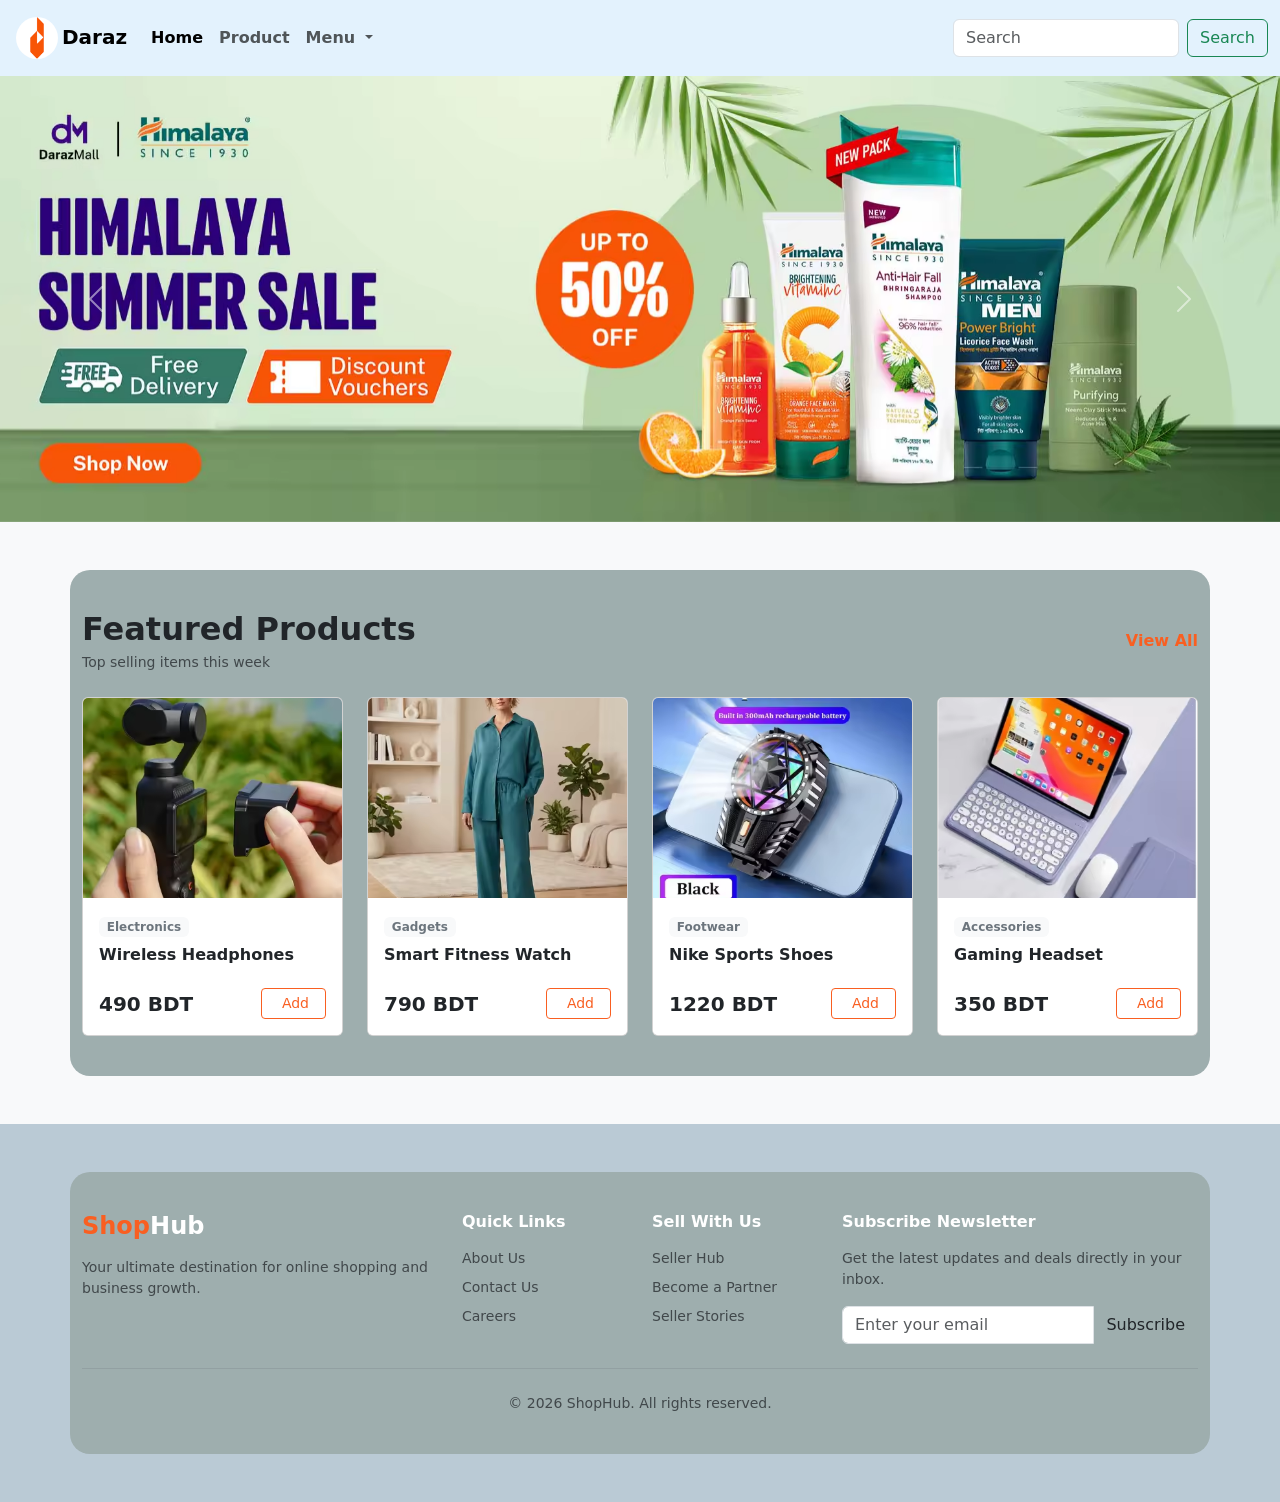
<file: index.html>
<!DOCTYPE html>
<html lang="en">

<head>
    <meta charset="UTF-8">
    <meta name="viewport" content="width=device-width, initial-scale=1.0">
    <title>Daraz Online</title>
    <link rel="stylesheet" href="style.css">
    <link href="https://cdn.jsdelivr.net/npm/bootstrap@5.3.8/dist/css/bootstrap.min.css" rel="stylesheet"
        integrity="sha384-sRIl4kxILFvY47J16cr9ZwB07vP4J8+LH7qKQnuqkuIAvNWLzeN8tE5YBujZqJLB" crossorigin="anonymous">
</head>

<body>

    <!--navbar start-->
    <nav class="navbar navbar-expand-lg" style="background-color: #e3f2fd;">
        <div class="container-fluid">
            <a class="navbar-brand" href="index.html"><img class="logo" src="img/logo.png" alt="">Daraz</a>
            <button class="navbar-toggler" type="button" data-bs-toggle="collapse"
                data-bs-target="#navbarSupportedContent" aria-controls="navbarSupportedContent" aria-expanded="false"
                aria-label="Toggle navigation">
                <span class="navbar-toggler-icon"></span>
            </button>
            <div class="collapse navbar-collapse" id="navbarSupportedContent">
                <ul class="navbar-nav me-auto mb-2 mb-lg-0">
                    <li class="nav-item">
                        <a class="nav-link active" aria-current="page" href="index.html">Home</a>
                    </li>
                    <li class="nav-item">
                        <a class="nav-link" href="product.html">Product</a>
                    </li>
                    <li class="nav-item dropdown">
                        <a class="nav-link dropdown-toggle" href="#" role="button" data-bs-toggle="dropdown"
                            aria-expanded="false">
                            Menu
                        </a>
                        <ul class="dropdown-menu">
                            <li><a class="dropdown-item" href="login.html">Log In</a></li>
                            <li><a class="dropdown-item" href="signup.html">Sign Up</a></li>
                            <li>
                                <hr class="dropdown-divider">
                            </li>
                            <li><a class="dropdown-item" href="about.html">About</a></li>
                        </ul>
                    </li>

                </ul>
                <form class="d-flex" role="search">
                    <input class="form-control me-2" type="search" placeholder="Search" aria-label="Search" />
                    <button class="btn btn-outline-success" type="submit">Search</button>
                </form>
            </div>
        </div>
    </nav>
    <!--navbar end-->

    <!--banner start-->
    <div id="carouselExampleInterval" class="carousel slide" data-bs-ride="carousel">
        <div class="carousel-inner">
            <div class="carousel-item active" data-bs-interval="2000">
                <img src="img/banner-1.png" class="d-block w-100" alt="...">
            </div>
            <div class="carousel-item" data-bs-interval="2000">
                <img src="img/banner-2.png" class="d-block w-100" alt="...">
            </div>
            <div class="carousel-item" data-bs-interval="2000">
                <img src="img/banner-3.png" class="d-block w-100" alt="...">
            </div>
            <div class="carousel-item">
                <img src="img/banner-4.png" class="d-block w-100" alt="...">
            </div>
        </div>
        <button class="carousel-control-prev" type="button" data-bs-target="#carouselExampleInterval"
            data-bs-slide="prev">
            <span class="carousel-control-prev-icon" aria-hidden="true"></span>
            <span class="visually-hidden">Previous</span>
        </button>
        <button class="carousel-control-next" type="button" data-bs-target="#carouselExampleInterval"
            data-bs-slide="next">
            <span class="carousel-control-next-icon" aria-hidden="true"></span>
            <span class="visually-hidden">Next</span>
        </button>
    </div>
    <!--banner end-->

    <!-- card start -->
        <div class="pds">
            <section class="py-5 bg-light">
                <div class="container">
                    <div class="d-flex justify-content-between align-items-center mb-4">
                        <div>
                            <h2 class="fw-bold mb-1">Featured Products</h2>
                            <p class="text-muted small mb-0">Top selling items this week</p>
                        </div>
                        <a href="#" class="text-decoration-none fw-semibold" style="color: #f95f21;">View All <i
                                class="bi bi-arrow-right"></i></a>
                    </div>

                    <div class="row g-4">
                        <!-- Product 1 -->
                        <div class="col-lg-3 col-md-4 col-sm-6">
                            <div class="card product-card h-100">
                                <div class="card-img-wrapper">
                                    <img src="img/card-3.jpg" class="product-img" alt="Headphones">
                                </div>
                                <div class="card-body p-3 bg-white d-flex flex-column justify-content-between">
                                    <div>
                                        <span class="badge bg-light text-secondary mb-2">Electronics</span>
                                        <h6 class="card-title fw-bold text-truncate">Wireless Headphones</h6>
                                    </div>
                                    <div class="d-flex justify-content-between align-items-center mt-3">
                                        <span class="fw-bold text-dark fs-5">490 BDT</span>
                                        <button class="btn btn-sm btn-outline-primary px-3"><i
                                                class="bi bi-cart-plus me-1"></i>Add</button>
                                    </div>
                                </div>
                            </div>
                        </div>

                        <!-- Product 2 -->
                        <div class="col-lg-3 col-md-4 col-sm-6">
                            <div class="card product-card h-100">
                                <div class="card-img-wrapper">
                                    <img src="img/card-4.jpg" class="product-img" alt="Smartwatch">
                                </div>
                                <div class="card-body p-3 bg-white d-flex flex-column justify-content-between">
                                    <div>
                                        <span class="badge bg-light text-secondary mb-2">Gadgets</span>
                                        <h6 class="card-title fw-bold text-truncate">Smart Fitness Watch</h6>
                                    </div>
                                    <div class="d-flex justify-content-between align-items-center mt-3">
                                        <span class="fw-bold text-dark fs-5">790 BDT</span>
                                        <button class="btn btn-sm btn-outline-primary px-3"><i
                                                class="bi bi-cart-plus me-1"></i>Add</button>
                                    </div>
                                </div>
                            </div>
                        </div>

                        <!-- Product 3 -->
                        <div class="col-lg-3 col-md-4 col-sm-6">
                            <div class="card product-card h-100">
                                <div class="card-img-wrapper">
                                    <img src="img/card-2.jpg" class="product-img" alt="Shoes">
                                </div>
                                <div class="card-body p-3 bg-white d-flex flex-column justify-content-between">
                                    <div>
                                        <span class="badge bg-light text-secondary mb-2">Footwear</span>
                                        <h6 class="card-title fw-bold text-truncate">Nike Sports Shoes</h6>
                                    </div>
                                    <div class="d-flex justify-content-between align-items-center mt-3">
                                        <span class="fw-bold text-dark fs-5">1220 BDT</span>
                                        <button class="btn btn-sm btn-outline-primary px-3"><i
                                                class="bi bi-cart-plus me-1"></i>Add</button>
                                    </div>
                                </div>
                            </div>
                        </div>

                        <!-- Product 4 -->
                        <div class="col-lg-3 col-md-4 col-sm-6">
                            <div class="card product-card h-100">
                                <div class="card-img-wrapper">
                                    <img src="img/card-5.png" class="product-img" alt="Headphone Stand">
                                </div>
                                <div class="card-body p-3 bg-white d-flex flex-column justify-content-between">
                                    <div>
                                        <span class="badge bg-light text-secondary mb-2">Accessories</span>
                                        <h6 class="card-title fw-bold text-truncate">Gaming Headset</h6>
                                    </div>
                                    <div class="d-flex justify-content-between align-items-center mt-3">
                                        <span class="fw-bold text-dark fs-5">350 BDT</span>
                                        <button class="btn btn-sm btn-outline-primary px-3"><i
                                                class="bi bi-cart-plus me-1"></i>Add</button>
                                    </div>
                                </div>
                            </div>
                        </div>

                    </div>
                </div>
            </section>
        </div>

    <!-- card end -->


<!-- footer start -->
  <footer class="py-5">
    <div class="container">
      <div class="row gy-4">
        <div class="col-lg-4 col-md-6">
          <h4 class="fw-bold text-white mb-3"><span style="color: #f95f21;">Shop</span>Hub</h4>
          <p class="small text-muted mb-3">Your ultimate destination for online shopping and business growth.</p>
          <div class="d-flex gap-3 fs-5">
            <a href="#" class="text-white-50"><i class="bi bi-facebook"></i></a>
            <a href="#" class="text-white-50"><i class="bi bi-instagram"></i></a>
            <a href="#" class="text-white-50"><i class="bi bi-twitter-x"></i></a>
          </div>
        </div>

        <div class="col-lg-2 col-md-3 col-6">
          <h6 class="text-white fw-bold mb-3">Quick Links</h6>
          <ul class="list-unstyled small d-flex flex-column gap-2">
            <li><a href="#" class="text-decoration-none text-muted">About Us</a></li>
            <li><a href="#" class="text-decoration-none text-muted">Contact Us</a></li>
            <li><a href="#" class="text-decoration-none text-muted">Careers</a></li>
          </ul>
        </div>

        <div class="col-lg-2 col-md-3 col-6">
          <h6 class="text-white fw-bold mb-3">Sell With Us</h6>
          <ul class="list-unstyled small d-flex flex-column gap-2">
            <li><a href="#" class="text-decoration-none text-muted">Seller Hub</a></li>
            <li><a href="#" class="text-decoration-none text-muted">Become a Partner</a></li>
            <li><a href="#" class="text-decoration-none text-muted">Seller Stories</a></li>
          </ul>
        </div>

        <div class="col-lg-4 col-md-6">
          <h6 class="text-white fw-bold mb-3">Subscribe Newsletter</h6>
          <p class="small text-muted mb-3">Get the latest updates and deals directly in your inbox.</p>
          <div class="input-group">
            <input type="email" class="form-control" placeholder="Enter your email">
            <button class="btn btn-orange">Subscribe</button>
          </div>
        </div>
      </div>

      <hr class="my-4 border-secondary opacity-25">
      <div class="text-center small text-muted">
        &copy; 2026 ShopHub. All rights reserved.
      </div>
    </div>
  </footer>

  <!-- footer end -->
    

    <!--script js-->
    <script src="https://cdn.jsdelivr.net/npm/bootstrap@5.3.3/dist/js/bootstrap.bundle.min.js"></script>

</body>

</html>
</file>
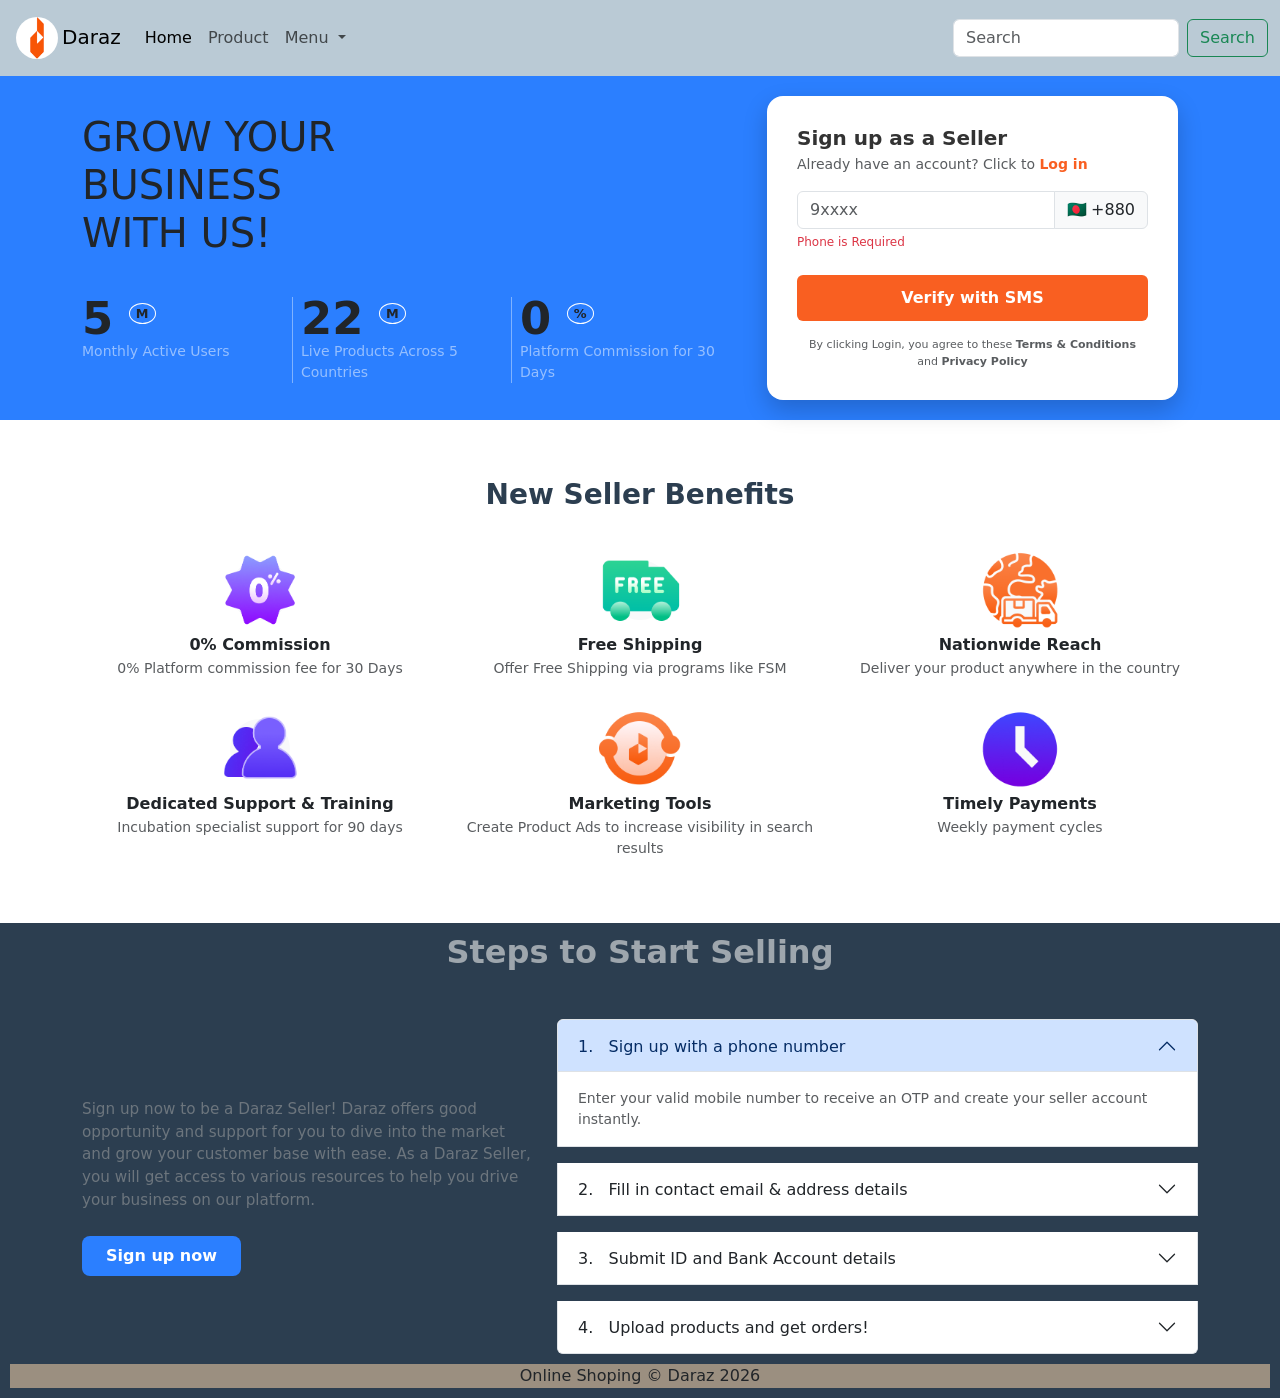
<file: about.html>
<!DOCTYPE html>
<html lang="en">

<head>
    <meta charset="UTF-8">
    <meta name="viewport" content="width=device-width, initial-scale=1.0">
    <title>Daraz Online</title>
    <!-- <link rel="stylesheet" href="style.css"> -->
    <link href="https://cdn.jsdelivr.net/npm/bootstrap@5.3.8/dist/css/bootstrap.min.css" rel="stylesheet"
        integrity="sha384-sRIl4kxILFvY47J16cr9ZwB07vP4J8+LH7qKQnuqkuIAvNWLzeN8tE5YBujZqJLB" crossorigin="anonymous">

    <style>
        body {
            background: #2c3e50;
        }






        .stat-number {
            font-size: 2.8rem;
            font-weight: 800;
            line-height: 1;
        }

        .stat-badge {
            font-size: 0.8rem;
            border: 1px solid #fff;
            border-radius: 50%;
            padding: 2px 6px;
            vertical-align: super;
        }

        .stat-border-right {
            border-right: 1px solid rgba(255, 255, 255, 0.4);
        }

        .signup-card {
            background: #ffffff;
            border-radius: 16px;
            padding: 30px;
            margin: 20px;
            color: #333333;
            box-shadow: 0 10px 25px rgba(0, 0, 0, 0.2);
        }

        .btn-orange {
            background-color: #f95f21;
            color: white;
            font-weight: 600;
            padding: 10px;
        }

        .btn-orange:hover {
            background-color: #e04b0e;
            color: white;
        }

        .benefit-icon-box {
            width: 60px;
            height: 60px;
            margin: 0 auto 15px;
            border-radius: 50%;
            display: flex;
            align-items: center;
            justify-content: center;
            font-size: 1.5rem;
        }

        .container-1 {
            background-color: #2b7fff;
        }

        .logo {
            height: 50px;
            width: 50px;
            border-radius: 25px;
            padding: 4px;
        }

        .mb-5 {
            color: white;
            margin: 10px;
        }

        .footer {
            margin: 10px;
            background-color: rgb(155, 143, 128);
            text-align: center;
        }
    </style>
</head>

<body>

    <!--navbar start-->
    <nav class="navbar navbar-expand-lg" style="background-color: #bacad5;">
        <div class="container-fluid">
            <a class="navbar-brand" href="index.html"><img class="logo" src="img/logo.png" alt="">Daraz</a>
            <button class="navbar-toggler" type="button" data-bs-toggle="collapse"
                data-bs-target="#navbarSupportedContent" aria-controls="navbarSupportedContent" aria-expanded="false"
                aria-label="Toggle navigation">
                <span class="navbar-toggler-icon"></span>
            </button>
            <div class="collapse navbar-collapse" id="navbarSupportedContent">
                <ul class="navbar-nav me-auto mb-2 mb-lg-0">
                    <li class="nav-item">
                        <a class="nav-link active" aria-current="page" href="index.html">Home</a>
                    </li>
                    <li class="nav-item">
                        <a class="nav-link" href="product.html">Product</a>
                    </li>
                    <li class="nav-item dropdown">
                        <a class="nav-link dropdown-toggle" href="#" role="button" data-bs-toggle="dropdown"
                            aria-expanded="false">
                            Menu
                        </a>
                        <ul class="dropdown-menu">
                            <li><a class="dropdown-item" href="login.html">Log In</a></li>
                            <li><a class="dropdown-item" href="signup.html">Sign Up</a></li>
                            <li>
                                <hr class="dropdown-divider">
                            </li>
                            <li><a class="dropdown-item" href="about.html">About</a></li>
                        </ul>
                    </li>
                </ul>
                <form class="d-flex" role="search">
                    <input class="form-control me-2" type="search" placeholder="Search" aria-label="Search" />
                    <button class="btn btn-outline-success" type="submit">Search</button>
                </form>
            </div>
        </div>
    </nav>
    <!--navbar end-->



    <!-- About Section -->

    <div class="container-1">
        <section class="hero-section d-flex align-items-center">
            <div class="container">
                <div class="row align-items-center gy-4">

                    <!-- Left Side Text & Stats -->
                    <div class="col-lg-7">
                        <h1 class="hero-title mb-4">
                            GROW YOUR<br>BUSINESS<br>WITH US!
                        </h1>

                        <!-- Stats Numbers -->
                        <div class="row text-center text-lg-start g-3 mt-2">
                            <div class="col-4 stat-border-right">
                                <div class="stat-number">5 <span class="stat-badge">M</span></div>
                                <p class="small text-white-50 mb-0">Monthly Active Users</p>
                            </div>
                            <div class="col-4 stat-border-right">
                                <div class="stat-number">22 <span class="stat-badge">M</span></div>
                                <p class="small text-white-50 mb-0">Live Products Across 5 Countries</p>
                            </div>
                            <div class="col-4">
                                <div class="stat-number">0 <span class="stat-badge">%</span></div>
                                <p class="small text-white-50 mb-0">Platform Commission for 30 Days</p>
                            </div>
                        </div>
                    </div>

                    <!-- Right Side Form Card -->
                    <div class="col-lg-5 col-md-8 mx-auto">
                        <div class="signup-card">
                            <h5 class="fw-bold mb-1">Sign up as a Seller</h5>
                            <p class="small text-muted mb-3">
                                Already have an account? Click to <a href="login.html"
                                    class="text-decoration-none fw-semibold style-orange" style="color: #f95f21;">Log
                                    in</a>
                            </p>

                            <form>
                                <div class="mb-2">
                                    <div class="input-group">
                                        <input type="tel" class="form-control" placeholder="9xxxx">
                                        <span class="input-group-text bg-light">
                                            <span class="me-1">🇧🇩</span> +880
                                        </span>
                                    </div>
                                    <div class="text-danger small mt-1" style="font-size: 12px;">Phone is Required</div>
                                </div>

                                <button type="submit" class="btn btn-orange w-100 my-3">Verify with SMS</button>

                                <p class="text-muted text-center mb-0" style="font-size: 11px;">
                                    By clicking Login, you agree to these
                                    <a href="#" class="text-decoration-none text-muted fw-bold">Terms & Conditions</a>
                                    and
                                    <a href="#" class="text-decoration-none text-muted fw-bold">Privacy Policy</a>
                                </p>
                            </form>
                        </div>
                    </div>

                </div>
            </div>
        </section>


        <div class="section-3">
            <!-- BENEFITS SECTION -->
            <section class="py-5 bg-white">
                <div class="container">
                    <h3 class="text-center fw-bold mb-5" style="color: #2c3e50;">New Seller Benefits</h3>

                    <div class="row g-4 text-center">
                        <!-- Benefit 1 -->
                        <div class="col-md-4 col-sm-6">
                            <div class="benefit-icon-box bg-light text-primary">
                                <img src="img/icon-1.png" alt="" width="100" height="100">
                            </div>
                            <h6 class="fw-bold mb-1">0% Commission</h6>
                            <p class="text-muted small">0% Platform commission fee for 30 Days</p>
                        </div>

                        <!-- Benefit 2 -->
                        <div class="col-md-4 col-sm-6">
                            <div class="benefit-icon-box bg-light text-success">
                                <img src="img/icon-2.png" alt="" width="100" height="100">
                            </div>
                            <h6 class="fw-bold mb-1">Free Shipping</h6>
                            <p class="text-muted small">Offer Free Shipping via programs like FSM</p>
                        </div>

                        <!-- Benefit 3 -->
                        <div class="col-md-4 col-sm-6">
                            <div class="benefit-icon-box bg-light text-warning">
                                <img src="img/icon-3.png" alt="" width="100" height="100">
                            </div>
                            <h6 class="fw-bold mb-1">Nationwide Reach</h6>
                            <p class="text-muted small">Deliver your product anywhere in the country</p>
                        </div>

                        <!-- Benefit 4 -->
                        <div class="col-md-4 col-sm-6">
                            <div class="benefit-icon-box bg-light text-purple" style="color: #6f42c1;">
                                <img src="img/icon-4.png" alt="" width="100" height="100">
                            </div>
                            <h6 class="fw-bold mb-1">Dedicated Support & Training</h6>
                            <p class="text-muted small">Incubation specialist support for 90 days</p>
                        </div>

                        <!-- Benefit 5 -->
                        <div class="col-md-4 col-sm-6">
                            <div class="benefit-icon-box bg-light text-danger">
                                <img src="img/icon-5.png" alt="" width="100" height="100">
                            </div>
                            <h6 class="fw-bold mb-1">Marketing Tools</h6>
                            <p class="text-muted small">Create Product Ads to increase visibility in search results</p>
                        </div>

                        <!-- Benefit 6 -->
                        <div class="col-md-4 col-sm-6">
                            <div class="benefit-icon-box bg-light text-info">
                                <img src="img/icon-6.png" alt="" width="100" height="100">
                            </div>
                            <h6 class="fw-bold mb-1">Timely Payments</h6>
                            <p class="text-muted small">Weekly payment cycles</p>
                        </div>
                    </div>

                </div>
            </section>
        </div>
    </div>

    <!-- About Section End -->


    <!-- Accordion Start-->

    <section class="steps-section">
        <div class="container">
            <h2 class="text-center fw-bold mb-5" style="color: #9ea6ad;">Steps to Start Selling</h2>

            <div class="row gy-4 align-items-center">

                <div class="col-lg-5">
                    <p class="text-secondary leading-relaxed mb-4" style="font-size: 0.95rem;">
                        Sign up now to be a Daraz Seller! Daraz offers good opportunity and support for you to dive into
                        the market and grow your customer base with ease. As a Daraz Seller, you will get access to
                        various resources to help you drive your business on our platform.
                    </p>
                    <a href="signup.html" class="btn btn-primary btn-lg fs-6 fw-semibold px-4 py-2"
                        style="background-color: #2b7fff; border: none; border-radius: 8px;">
                        Sign up now
                    </a>
                </div>

                <!-- Right Side Accordion Steps -->
                <div class="col-lg-7">
                    <div class="accordion d-flex flex-column gap-3" id="stepsAccordion">

                        <!-- Step 1 -->
                        <div class="accordion-item">
                            <h2 class="accordion-header">
                                <button class="accordion-button" type="button" data-bs-toggle="collapse"
                                    data-bs-target="#step1">
                                    1. &nbsp; Sign up with a phone number
                                </button>
                            </h2>
                            <div id="step1" class="accordion-collapse collapse show" data-bs-parent="#stepsAccordion">
                                <div class="accordion-body text-muted small">
                                    Enter your valid mobile number to receive an OTP and create your seller account
                                    instantly.
                                </div>
                            </div>
                        </div>

                        <!-- Step 2 -->
                        <div class="accordion-item">
                            <h2 class="accordion-header">
                                <button class="accordion-button collapsed" type="button" data-bs-toggle="collapse"
                                    data-bs-target="#step2">
                                    2. &nbsp; Fill in contact email & address details
                                </button>
                            </h2>
                            <div id="step2" class="accordion-collapse collapse" data-bs-parent="#stepsAccordion">
                                <div class="accordion-body text-muted small">
                                    Provide your business email and warehouse/pickup location for order collection.
                                </div>
                            </div>
                        </div>

                        <!-- Step 3 -->
                        <div class="accordion-item">
                            <h2 class="accordion-header">
                                <button class="accordion-button collapsed" type="button" data-bs-toggle="collapse"
                                    data-bs-target="#step3">
                                    3. &nbsp; Submit ID and Bank Account details
                                </button>
                            </h2>
                            <div id="step3" class="accordion-collapse collapse" data-bs-parent="#stepsAccordion">
                                <div class="accordion-body text-muted small">
                                    Upload your NID/Passport and Bank check copy for weekly payout verification.
                                </div>
                            </div>
                        </div>

                        <!-- Step 4 -->
                        <div class="accordion-item">
                            <h2 class="accordion-header">
                                <button class="accordion-button collapsed" type="button" data-bs-toggle="collapse"
                                    data-bs-target="#step4">
                                    4. &nbsp; Upload products and get orders!
                                </button>
                            </h2>
                            <div id="step4" class="accordion-collapse collapse" data-bs-parent="#stepsAccordion">
                                <div class="accordion-body text-muted small">
                                    List your products with attractive images & prices to start receiving orders
                                    nationwide.
                                </div>
                            </div>
                        </div>

                    </div>
                </div>
            </div>
        </div>
    </section>

    <!-- Accordion End-->

    <!--fotter-->
    <footer>
        <p class="footer">Online Shoping © Daraz 2026</p>
    </footer>

    <!--script js-->
    <script src="https://cdn.jsdelivr.net/npm/bootstrap@5.3.3/dist/js/bootstrap.bundle.min.js"></script>

</body>

</html>
</file>
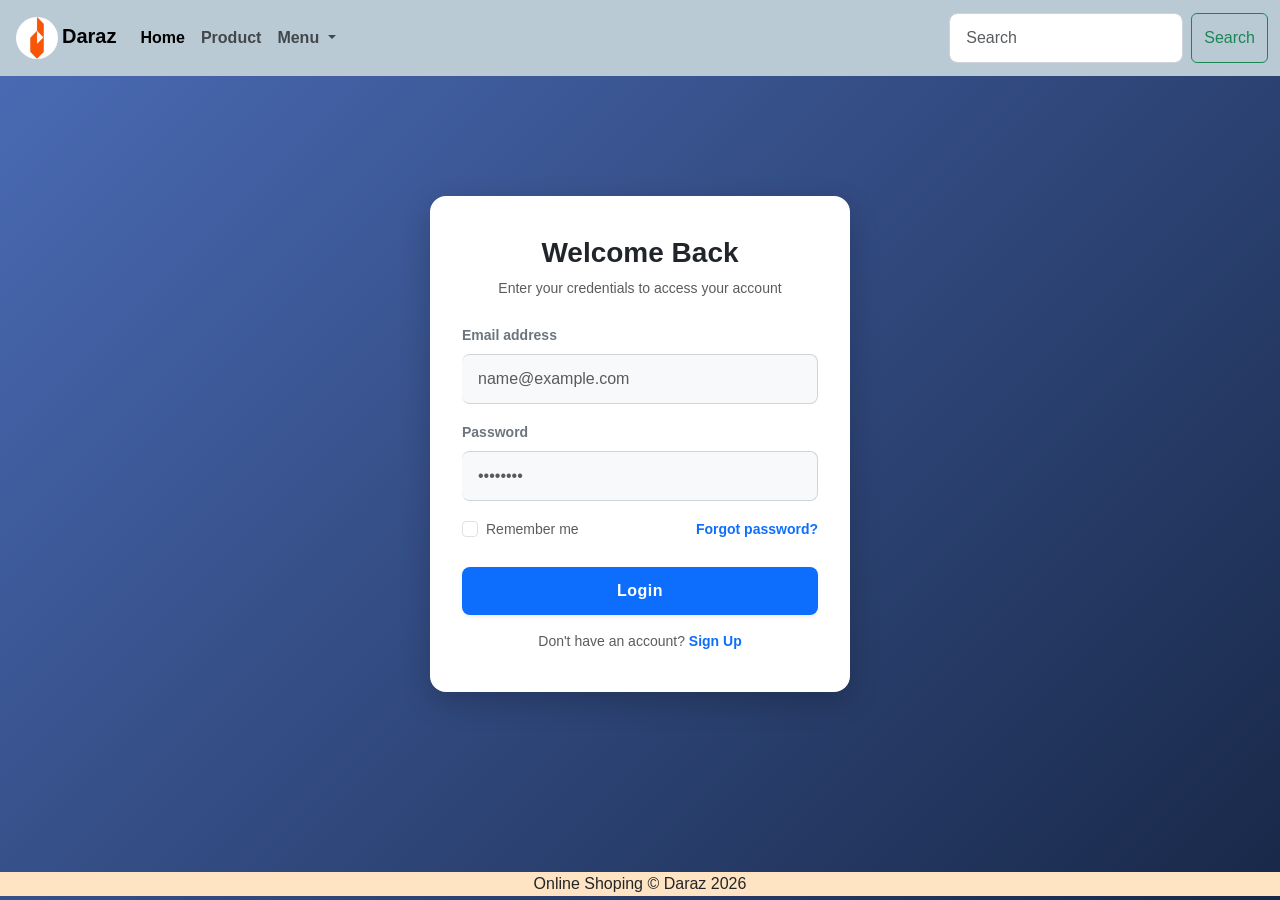
<file: login.html>
<!DOCTYPE html>
<html lang="en">

<head>
    <meta charset="UTF-8">
    <meta name="viewport" content="width=device-width, initial-scale=1.0">
    <title>Daraz Online</title>
    <link rel="stylesheet" href="style.css">
    <link href="https://cdn.jsdelivr.net/npm/bootstrap@5.3.8/dist/css/bootstrap.min.css" rel="stylesheet"
        integrity="sha384-sRIl4kxILFvY47J16cr9ZwB07vP4J8+LH7qKQnuqkuIAvNWLzeN8tE5YBujZqJLB" crossorigin="anonymous">

    <style>
        body {
            background: linear-gradient(135deg, #4b6cb7 0%, #182848 100%);
            min-height: 100vh;
            align-items: center;
            justify-content: center;
            font-family: 'Segoe UI', Tahoma, Geneva, Verdana, sans-serif;
        }


        .login-card {
            background: #ffffff;
            max-width: 420px;
            width: 90%;
            border-radius: 16px;
            box-shadow: 0 10px 30px rgba(0, 0, 0, 0.2);
            padding: 2.5rem 2rem;
        }


        .form-control {
            padding: 0.75rem 1rem;
            border-radius: 8px;
            border: 1px solid #ced4da;
        }

        .form-control:focus {
            box-shadow: 0 0 0 0.25rem rgba(13, 110, 253, 0.15);
        }


        .btn-primary {
            padding: 0.75rem;
            border-radius: 8px;
            font-weight: 600;
            letter-spacing: 0.5px;
            background-color: #0d6efd;
            border: none;
            transition: all 0.3s ease;
        }

        .btn-primary:hover {
            background-color: #0b5ed7;
            transform: translateY(-1px);
        }

        .section {
            margin: 20px;
            margin-bottom: 80px;
            padding: 100px;
            align-items: center;
            justify-content: center;
            display: flex;
        }
    </style>
</head>

<body>

    <!--navbar start-->
    <nav class="navbar navbar-expand-lg" style="background-color: #bacad5;">
        <div class="container-fluid">
            <a class="navbar-brand" href="index.html"><img class="logo" src="img/logo.png" alt="">Daraz</a>
            <button class="navbar-toggler" type="button" data-bs-toggle="collapse"
                data-bs-target="#navbarSupportedContent" aria-controls="navbarSupportedContent" aria-expanded="false"
                aria-label="Toggle navigation">
                <span class="navbar-toggler-icon"></span>
            </button>
            <div class="collapse navbar-collapse" id="navbarSupportedContent">
                <ul class="navbar-nav me-auto mb-2 mb-lg-0">
                    <li class="nav-item">
                        <a class="nav-link active" aria-current="page" href="index.html">Home</a>
                    </li>
                    <li class="nav-item">
                        <a class="nav-link" href="product.html">Product</a>
                    </li>
                    <li class="nav-item dropdown">
                        <a class="nav-link dropdown-toggle" href="#" role="button" data-bs-toggle="dropdown"
                            aria-expanded="false">
                            Menu
                        </a>
                        <ul class="dropdown-menu">
                            <li><a class="dropdown-item" href="login.html">Log In</a></li>
                            <li><a class="dropdown-item" href="signup.html">Sign Up</a></li>
                            <li>
                                <hr class="dropdown-divider">
                            </li>
                            <li><a class="dropdown-item" href="about.html">About</a></li>
                        </ul>
                    </li>
                </ul>
                <form class="d-flex" role="search">
                    <input class="form-control me-2" type="search" placeholder="Search" aria-label="Search" />
                    <button class="btn btn-outline-success" type="submit">Search</button>
                </form>
            </div>
        </div>
    </nav>
    <!--navbar end-->

    <!-- login start -->

    <div class="section">
        <div class="login-card">

            <div class="text-center mb-4">
                <h3 class="fw-bold text-dark">Welcome Back</h3>
                <p class="text-muted small">Enter your credentials to access your account</p>
            </div>

            <form>
                <div class="mb-3">
                    <label for="email" class="form-label fw-semibold text-secondary small">Email address</label>
                    <div class="input-group">
                        <input type="email" class="form-control border-start-0 bg-light" id="email"
                            placeholder="name@example.com" required>
                    </div>
                </div>

                <div class="mb-3">
                    <label for="password" class="form-label fw-semibold text-secondary small">Password</label>
                    <div class="input-group">
                        <input type="password" class="form-control border-start-0 bg-light" id="password"
                            placeholder="••••••••" required>
                    </div>
                </div>

                <div class="d-flex justify-content-between align-items-center mb-4">
                    <div class="form-check">
                        <input type="checkbox" class="form-check-input" id="rememberMe">
                        <label class="form-check-label small text-muted" for="rememberMe">Remember me</label>
                    </div>
                    <a href="#" class="text-decoration-none small fw-semibold text-primary">Forgot password?</a>
                </div>

                <button type="submit" class="btn btn-primary w-100 shadow-sm">Login</button>

                <div class="text-center mt-3">
                    <p class="small text-muted mb-0">
                        Don't have an account?
                        <a href="signup.html" class="text-decoration-none text-primary fw-semibold">Sign Up</a>
                    </p>
                </div>
            </form>
        </div>
    </div>

    <!-- login end -->

    <!--fotter-->
    <footer>
        <p class="footer">Online Shoping © Daraz 2026</p>
    </footer>

    <!--script js-->
    <script src="https://cdn.jsdelivr.net/npm/bootstrap@5.3.3/dist/js/bootstrap.bundle.min.js"></script>

</body>

</html>
</file>
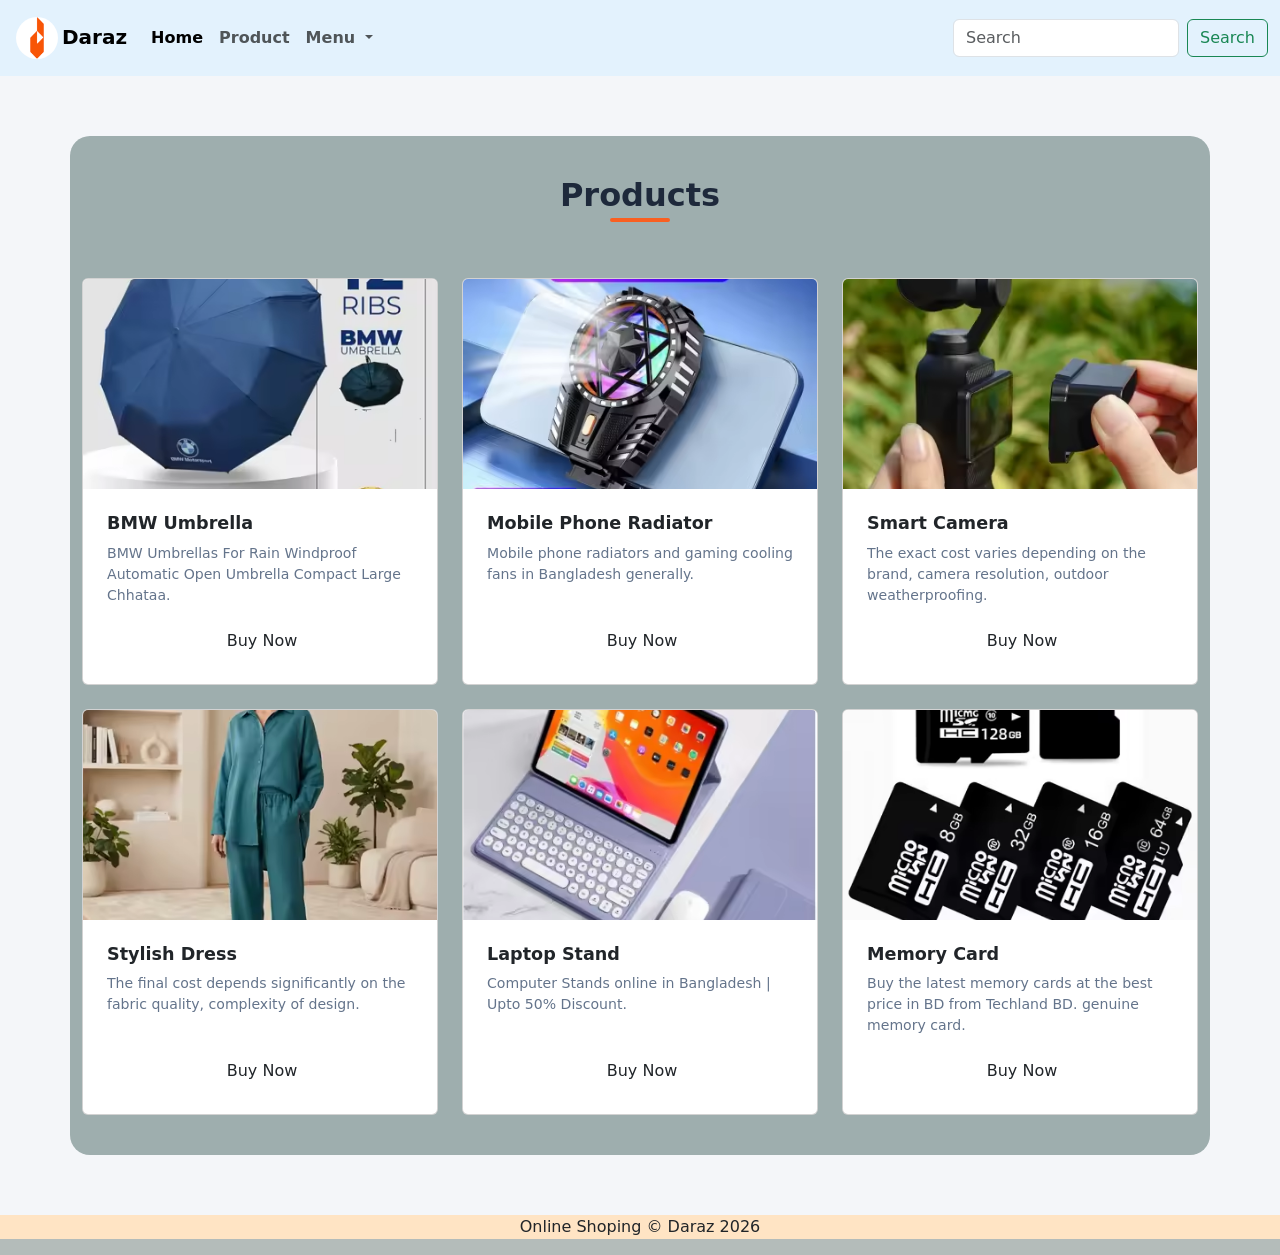
<file: product.html>
<!DOCTYPE html>
<html lang="en">

<head>
    <meta charset="UTF-8">
    <meta name="viewport" content="width=device-width, initial-scale=1.0">
    <title>Daraz Online</title>
    <link rel="stylesheet" href="style.css">
    <link rel="stylesheet" href="css/style.css">
    <link href="https://cdn.jsdelivr.net/npm/bootstrap@5.3.8/dist/css/bootstrap.min.css" rel="stylesheet"
        integrity="sha384-sRIl4kxILFvY47J16cr9ZwB07vP4J8+LH7qKQnuqkuIAvNWLzeN8tE5YBujZqJLB" crossorigin="anonymous">

    <style>
        body {
            background: #7e8b8893;
        }
    </style>
</head>

<body>

    <!--navbar start-->
    <nav class="navbar navbar-expand-lg" style="background-color: #e3f2fd;">
        <div class="container-fluid">
            <a class="navbar-brand" href="index.html"><img class="logo" src="img/logo.png" alt="">Daraz</a>
            <button class="navbar-toggler" type="button" data-bs-toggle="collapse"
                data-bs-target="#navbarSupportedContent" aria-controls="navbarSupportedContent" aria-expanded="false"
                aria-label="Toggle navigation">
                <span class="navbar-toggler-icon"></span>
            </button>
            <div class="collapse navbar-collapse" id="navbarSupportedContent">
                <ul class="navbar-nav me-auto mb-2 mb-lg-0">
                    <li class="nav-item">
                        <a class="nav-link active" aria-current="page" href="index.html">Home</a>
                    </li>
                    <li class="nav-item">
                        <a class="nav-link" href="product.html">Product</a>
                    </li>
                    <li class="nav-item dropdown">
                        <a class="nav-link dropdown-toggle" href="#" role="button" data-bs-toggle="dropdown"
                            aria-expanded="false">
                            Menu
                        </a>
                        <ul class="dropdown-menu">
                            <li><a class="dropdown-item" href="login.html">Log In</a></li>
                            <li><a class="dropdown-item" href="signup.html">Sign Up</a></li>
                            <li>
                                <hr class="dropdown-divider">
                            </li>
                            <li><a class="dropdown-item" href="about.html">About</a></li>
                        </ul>
                    </li>
                </ul>
                <form class="d-flex" role="search">
                    <input class="form-control me-2" type="search" placeholder="Search" aria-label="Search" />
                    <button class="btn btn-outline-success" type="submit">Search</button>
                </form>
            </div>
        </div>
    </nav>
    <!--navbar end-->


    <!-- card start -->
    <section class="product-section">
        <div class="container">

          
            <div class="text-center mb-5">
                <h2 class="section-title">Products</h2>
            </div>

            
            <div class="row g-4">

              
                <div class="col-lg-4 col-md-6">
                    <div class="card custom-card h-100">
                        <div class="card-img-wrapper">
                            <img src="img/card-1.jpg" alt="BMW Umbrella">
                        </div>
                        <div class="card-body p-4 d-flex flex-column justify-content-between">
                            <div>
                                <h5 class="card-title fw-bold mb-2">BMW Umbrella</h5>
                                <p class="card-text">BMW Umbrellas For Rain Windproof Automatic Open Umbrella Compact
                                    Large Chhataa.</p>
                            </div>
                            <button class="btn btn-buy w-100 mt-3"><i class="bi bi-cart-plus me-1"></i> Buy Now</button>
                        </div>
                    </div>
                </div>

               
                <div class="col-lg-4 col-md-6">
                    <div class="card custom-card h-100">
                        <div class="card-img-wrapper">
                            <img src="img/card-2.jpg" alt="Mobile Phone Radiator">
                        </div>
                        <div class="card-body p-4 d-flex flex-column justify-content-between">
                            <div>
                                <h5 class="card-title fw-bold mb-2">Mobile Phone Radiator</h5>
                                <p class="card-text">Mobile phone radiators and gaming cooling fans in Bangladesh
                                    generally.</p>
                            </div>
                            <button class="btn btn-buy w-100 mt-3"><i class="bi bi-cart-plus me-1"></i> Buy Now</button>
                        </div>
                    </div>
                </div>

          
                <div class="col-lg-4 col-md-6">
                    <div class="card custom-card h-100">
                        <div class="card-img-wrapper">
                            <img src="img/card-3.jpg" alt="Smart Camera">
                        </div>
                        <div class="card-body p-4 d-flex flex-column justify-content-between">
                            <div>
                                <h5 class="card-title fw-bold mb-2">Smart Camera</h5>
                                <p class="card-text">The exact cost varies depending on the brand, camera resolution,
                                    outdoor weatherproofing.</p>
                            </div>
                            <button class="btn btn-buy w-100 mt-3"><i class="bi bi-cart-plus me-1"></i> Buy Now</button>
                        </div>
                    </div>
                </div>

              
                <div class="col-lg-4 col-md-6">
                    <div class="card custom-card h-100">
                        <div class="card-img-wrapper">
                            <img src="img/card-4.jpg" alt="Stylish Dress">
                        </div>
                        <div class="card-body p-4 d-flex flex-column justify-content-between">
                            <div>
                                <h5 class="card-title fw-bold mb-2">Stylish Dress</h5>
                                <p class="card-text">The final cost depends significantly on the fabric quality,
                                    complexity of design.</p>
                            </div>
                            <button class="btn btn-buy w-100 mt-3"><i class="bi bi-cart-plus me-1"></i> Buy Now</button>
                        </div>
                    </div>
                </div>

             
                <div class="col-lg-4 col-md-6">
                    <div class="card custom-card h-100">
                        <div class="card-img-wrapper">
                            <img src="img/card-5.png" alt="Laptop Stand">
                        </div>
                        <div class="card-body p-4 d-flex flex-column justify-content-between">
                            <div>
                                <h5 class="card-title fw-bold mb-2">Laptop Stand</h5>
                                <p class="card-text">Computer Stands online in Bangladesh | Upto 50% Discount.</p>
                            </div>
                            <button class="btn btn-buy w-100 mt-3"><i class="bi bi-cart-plus me-1"></i> Buy Now</button>
                        </div>
                    </div>
                </div>

               
                <div class="col-lg-4 col-md-6">
                    <div class="card custom-card h-100">
                        <div class="card-img-wrapper">
                            <img src="img/card-6.png" alt="Memory Card">
                        </div>
                        <div class="card-body p-4 d-flex flex-column justify-content-between">
                            <div>
                                <h5 class="card-title fw-bold mb-2">Memory Card</h5>
                                <p class="card-text">Buy the latest memory cards at the best price in BD from Techland
                                    BD. genuine memory card.</p>
                            </div>
                            <button class="btn btn-buy w-100 mt-3"><i class="bi bi-cart-plus me-1"></i> Buy Now</button>
                        </div>
                    </div>
                </div>

            </div>
        </div>
    </section>

    <!-- card end -->

    <!--fotter-->
    <footer>
        <p class="footer">Online Shoping © Daraz 2026</p>
    </footer>

    <!--script js-->
    <script src="https://cdn.jsdelivr.net/npm/bootstrap@5.3.3/dist/js/bootstrap.bundle.min.js"></script>

</body>

</html>
</file>
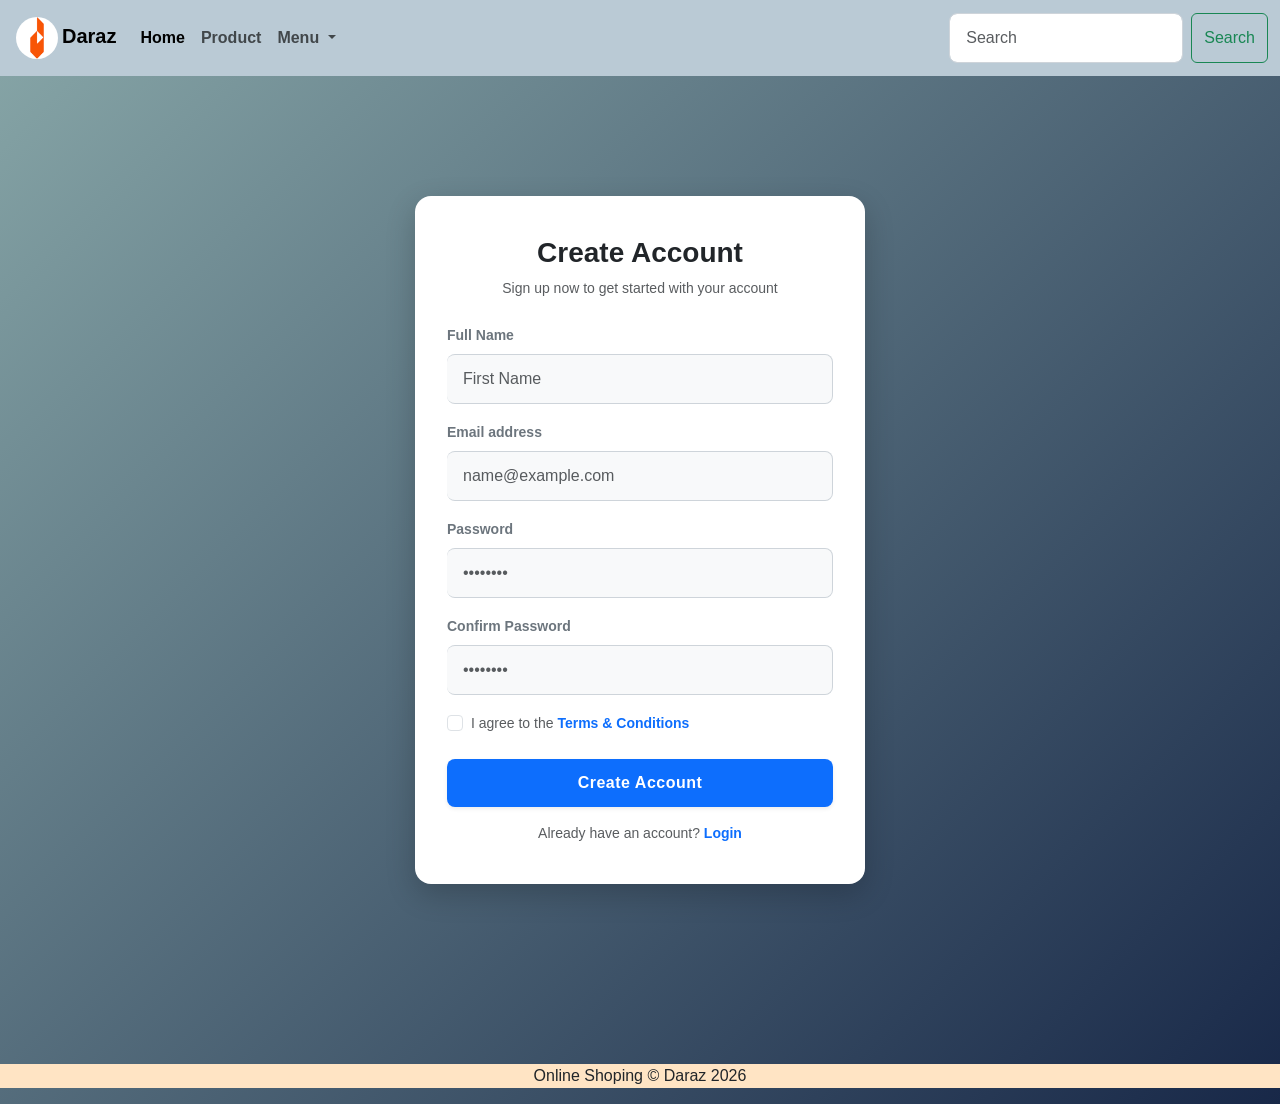
<file: signup.html>
<!DOCTYPE html>
<html lang="en">

<head>
    <meta charset="UTF-8">
    <meta name="viewport" content="width=device-width, initial-scale=1.0">
    <title>Daraz Online</title>
    <link rel="stylesheet" href="style.css">
    <link href="https://cdn.jsdelivr.net/npm/bootstrap@5.3.8/dist/css/bootstrap.min.css" rel="stylesheet"
        integrity="sha384-sRIl4kxILFvY47J16cr9ZwB07vP4J8+LH7qKQnuqkuIAvNWLzeN8tE5YBujZqJLB" crossorigin="anonymous">

    <style>
        body {
            background: linear-gradient(135deg, #88a7a8 0%, #182848 100%);
            min-height: 100vh;
            align-items: center;
            justify-content: center;
            font-family: 'Segoe UI', Tahoma, Geneva, Verdana, sans-serif;

        }


        .signup-card {
            background: #ffffff;
            max-width: 450px;
            width: 90%;
            border-radius: 16px;
            box-shadow: 0 10px 30px rgba(0, 0, 0, 0.2);
            padding: 2.5rem 2rem;
        }


        .form-control {
            padding: 0.75rem 1rem;
            border-radius: 8px;
            border: 1px solid #ced4da;
        }

        .form-control:focus {
            box-shadow: 0 0 0 0.25rem rgba(13, 110, 253, 0.15);
        }


        .btn-primary {
            padding: 0.75rem;
            border-radius: 8px;
            font-weight: 600;
            letter-spacing: 0.5px;
            background-color: #0d6efd;
            border: none;
            transition: all 0.3s ease;
        }

        .btn-primary:hover {
            background-color: #0b5ed7;
            transform: translateY(-1px);
        }

        .section {
            margin: 20px;
            margin-bottom: 80px;
            padding: 100px;
            align-items: center;
            justify-content: center;
            display: flex;
        }
    </style>
</head>

<body>

    <!--navbar start-->
    <nav class="navbar navbar-expand-lg" style="background-color: #bacad5;">
        <div class="container-fluid">
            <a class="navbar-brand" href="index.html"><img class="logo" src="img/logo.png" alt="">Daraz</a>
            <button class="navbar-toggler" type="button" data-bs-toggle="collapse"
                data-bs-target="#navbarSupportedContent" aria-controls="navbarSupportedContent" aria-expanded="false"
                aria-label="Toggle navigation">
                <span class="navbar-toggler-icon"></span>
            </button>
            <div class="collapse navbar-collapse" id="navbarSupportedContent">
                <ul class="navbar-nav me-auto mb-2 mb-lg-0">
                    <li class="nav-item">
                        <a class="nav-link active" aria-current="page" href="index.html">Home</a>
                    </li>
                    <li class="nav-item">
                        <a class="nav-link" href="product.html">Product</a>
                    </li>
                    <li class="nav-item dropdown">
                        <a class="nav-link dropdown-toggle" href="#" role="button" data-bs-toggle="dropdown"
                            aria-expanded="false">
                            Menu
                        </a>
                        <ul class="dropdown-menu">
                            <li><a class="dropdown-item" href="login.html">Log In</a></li>
                            <li><a class="dropdown-item" href="signup.html">Sign Up</a></li>
                            <li>
                                <hr class="dropdown-divider">
                            </li>
                            <li><a class="dropdown-item" href="about.html">About</a></li>
                        </ul>
                    </li>
                </ul>
                <form class="d-flex" role="search">
                    <input class="form-control me-2" type="search" placeholder="Search" aria-label="Search" />
                    <button class="btn btn-outline-success" type="submit">Search</button>
                </form>
            </div>
        </div>
    </nav>
    <!--navbar end-->

    <!-- signup start -->

    <div class="section">
        <div class="signup-card">
            <div class="text-center mb-4">
                <h3 class="fw-bold text-dark">Create Account</h3>
                <p class="text-muted small">Sign up now to get started with your account</p>
            </div>

            <form>
                <div class="mb-3">
                    <label for="fullName" class="form-label fw-semibold text-secondary small">Full Name</label>
                    <div class="input-group">
                        <input type="text" class="form-control border-start-0 bg-light" id="fullName"
                            placeholder="First Name" required>
                    </div>
                </div>

                <div class="mb-3">
                    <label for="email" class="form-label fw-semibold text-secondary small">Email address</label>
                    <div class="input-group">
                        <input type="email" class="form-control border-start-0 bg-light" id="email"
                            placeholder="name@example.com" required>
                    </div>
                </div>

                <div class="mb-3">
                    <label for="password" class="form-label fw-semibold text-secondary small">Password</label>
                    <div class="input-group">
                        <input type="password" class="form-control border-start-0 bg-light" id="password"
                            placeholder="••••••••" required>
                    </div>
                </div>

                <div class="mb-3">
                    <label for="confirmPassword" class="form-label fw-semibold text-secondary small">Confirm
                        Password</label>
                    <div class="input-group">
                        <input type="password" class="form-control border-start-0 bg-light" id="confirmPassword"
                            placeholder="••••••••" required>
                    </div>
                </div>

                <div class="mb-4 form-check">
                    <input type="checkbox" class="form-check-input" id="terms" required>
                    <label class="form-check-label small text-muted" for="terms">
                        I agree to the <a href="#" class="text-decoration-none text-primary fw-semibold">Terms &
                            Conditions</a>
                    </label>
                </div>

                <button type="submit" class="btn btn-primary w-100 shadow-sm mb-3">Create Account</button>

                <div class="text-center">
                    <p class="small text-muted mb-0">Already have an account? <a href="login.html"
                            class="text-decoration-none text-primary fw-semibold">Login</a></p>
                </div>
            </form>
        </div>
    </div>

    <!-- signup end -->

    <!--fotter-->
    <footer>
        <p class="footer">Online Shoping © Daraz 2026</p>
    </footer>

    <!--script js-->
    <script src="https://cdn.jsdelivr.net/npm/bootstrap@5.3.3/dist/js/bootstrap.bundle.min.js"></script>

</body>

</html>
</file>
<file: style.css>
.logo {
    height: 50px;
    width: 50px;
    border-radius: 25px;
    padding: 4px;
}

.footer {
    background-color: bisque;
    text-align: center;
}

.pdt {
    text-align: center;
    align-items: center;
    margin-top: 30px;
}

.container {

    padding: 40px;
    background-color: rgb(158, 174, 174);
    border-radius: 20px;


}


.py-5 {
    background-color: #bacad5;
}

.navbar-brand{
    font-weight: bold;
}

.nav-item{
    font-weight: bold;
}


.product-card {
    background-color: #ffffff !important;
    border: 1px solid #e2e8f0;
    border-radius: 12px;
    overflow: hidden;
    transition: transform 0.35s cubic-bezier(0.4, 0, 0.2, 1),
        box-shadow 0.35s cubic-bezier(0.4, 0, 0.2, 1),
        border-color 0.35s ease;
}

.product-card:hover {
    transform: translateY(-8px);

    box-shadow: 0 14px 28px rgba(0, 0, 0, 0.1) !important;
    border-color: transparent;
}

.card-img-wrapper {
    height: 200px;
    overflow: hidden;
    background-color: #ffffff;
}

.product-card .product-img {
    width: 100%;
    height: 100%;
    object-fit: cover;
    transition: transform 0.5s cubic-bezier(0.4, 0, 0.2, 1);
}

.product-card:hover .product-img {
    transform: scale(1.08);
}


.product-card .btn-outline-primary {
    border-color: #f95f21;
    color: #f95f21;
    transition: all 0.25s ease;
}

.product-card:hover .btn-outline-primary {
    background-color: #f95f21;
    border-color: #f95f21;
    color: #ffffff;
    box-shadow: 0 4px 10px rgba(249, 95, 33, 0.3);
}

.logo {
    height: 50px;
    width: 50px;
    border-radius: 25px;
    padding: 4px;
}
</file>
<file: css/style.css>
.product-section {
    background-color: #f4f6f9;
    padding: 60px 0;
}


.section-title {
    font-weight: 700;
    color: #1e293b;
    position: relative;
    display: inline-block;
    padding-bottom: 8px;
}

.section-title::after {
    content: '';
    position: absolute;
    bottom: 0;
    left: 50%;
    transform: translateX(-50%);
    width: 60px;
    height: 4px;
    background-color: #f95f21;
    border-radius: 2px;
}

.custom-card {
    background: #ffffff;
    border: 1px solid #e2e8f0;
    border-radius: 14px;
    overflow: hidden;
    transition: all 0.35s cubic-bezier(0.4, 0, 0.2, 1);
}

.custom-card:hover {
    transform: translateY(-8px);
    box-shadow: 0 14px 28px rgba(0, 0, 0, 0.08) !important;
    border-color: transparent;
}

.card-img-wrapper {
    height: 210px;
    overflow: hidden;
    background-color: #f8fafc;
}

.card-img-wrapper img {
    width: 100%;
    height: 100%;
    object-fit: cover;
    transition: transform 0.5s ease;
}

.custom-card:hover .card-img-wrapper img {
    transform: scale(1.08);
}

.card-title {
    color: #0f172a;
    font-size: 1.1rem;
}

.card-text {
    color: #64748b;
    font-size: 0.88rem;
    line-height: 1.5;
    display: -webkit-box;
    -webkit-line-clamp: 3;
    -webkit-box-orient: vertical;
    overflow: hidden;
}


.btn-buy {
    background-color: #f95f21;
    color: #ffffff;
    border-radius: 8px;
    font-weight: 600;
    padding: 10px;
    transition: all 0.3s ease;
    border: none;
}

.btn-buy:hover {
    background-color: #e04b0e;
    color: #ffffff;
    box-shadow: 0 4px 12px rgba(249, 95, 33, 0.3);
}

.logo {
    height: 50px;
    width: 50px;
    border-radius: 25px;
    padding: 4px;
}
</file>
